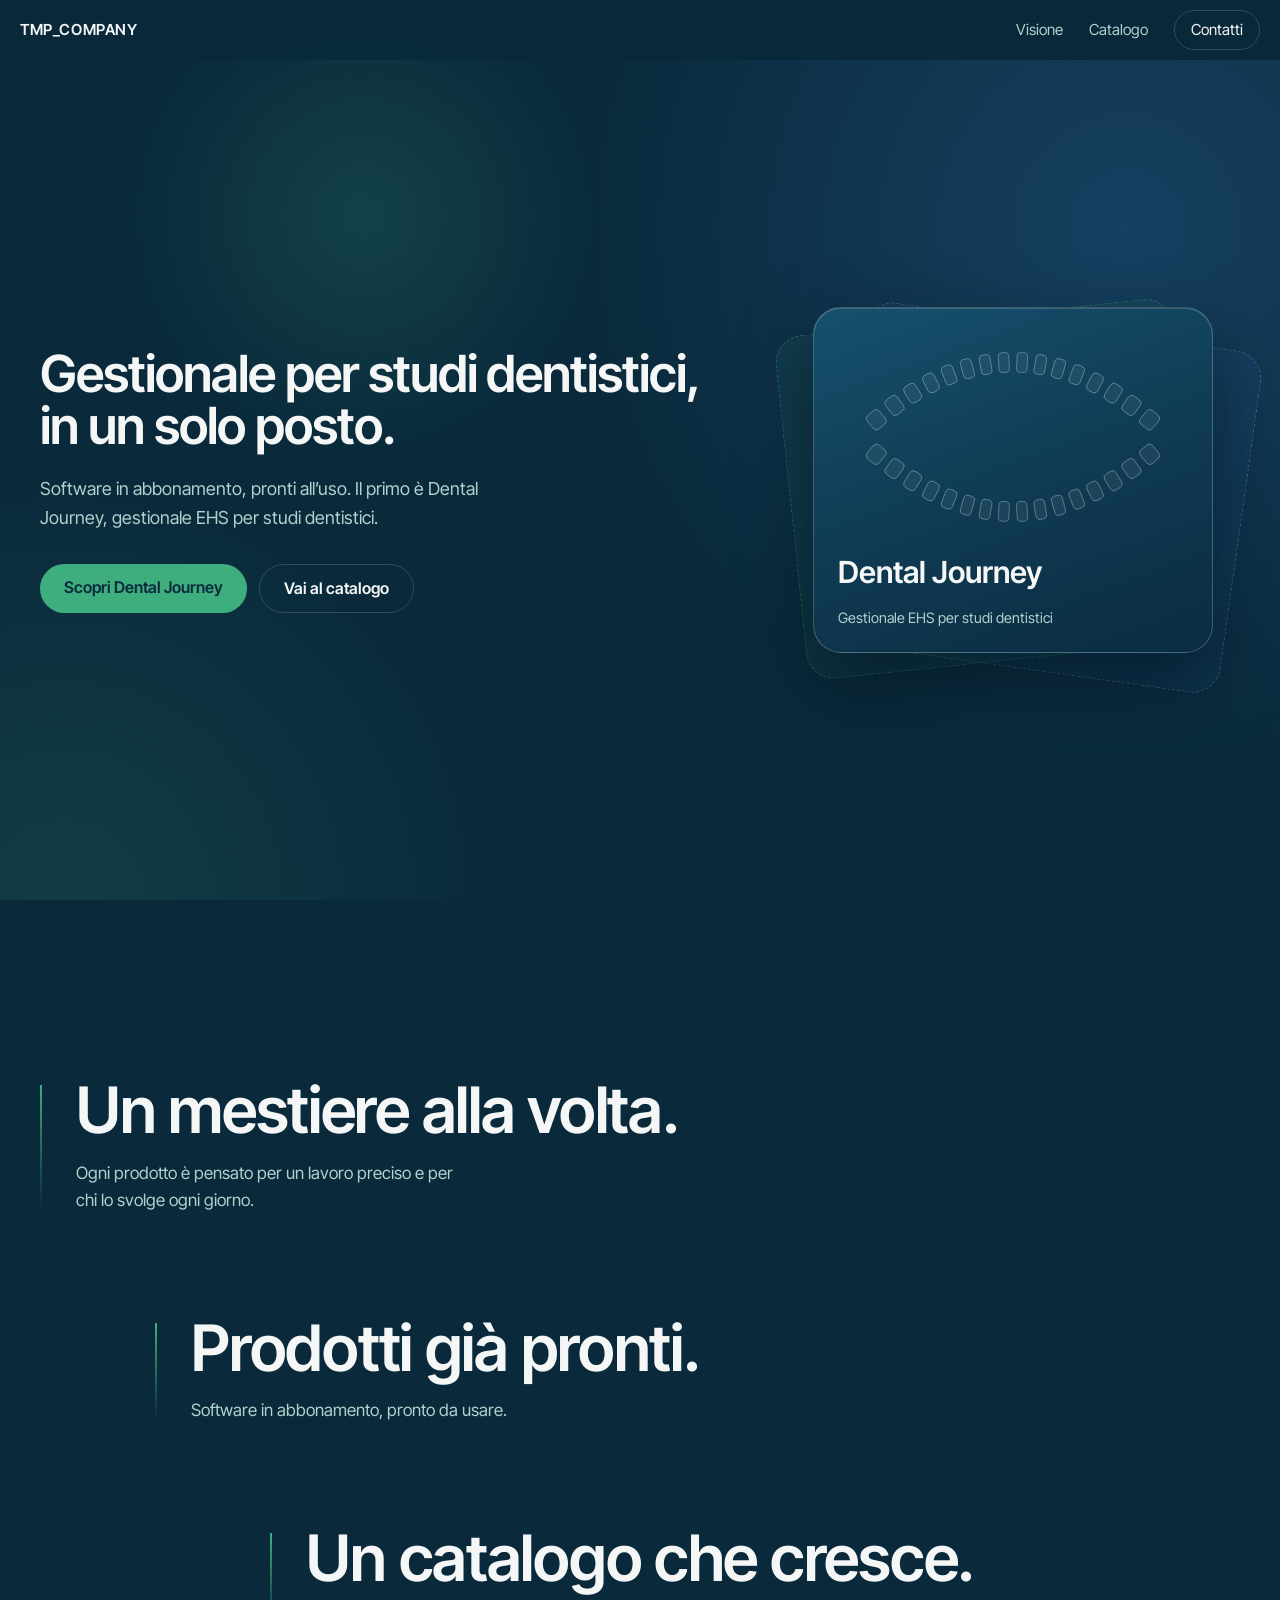
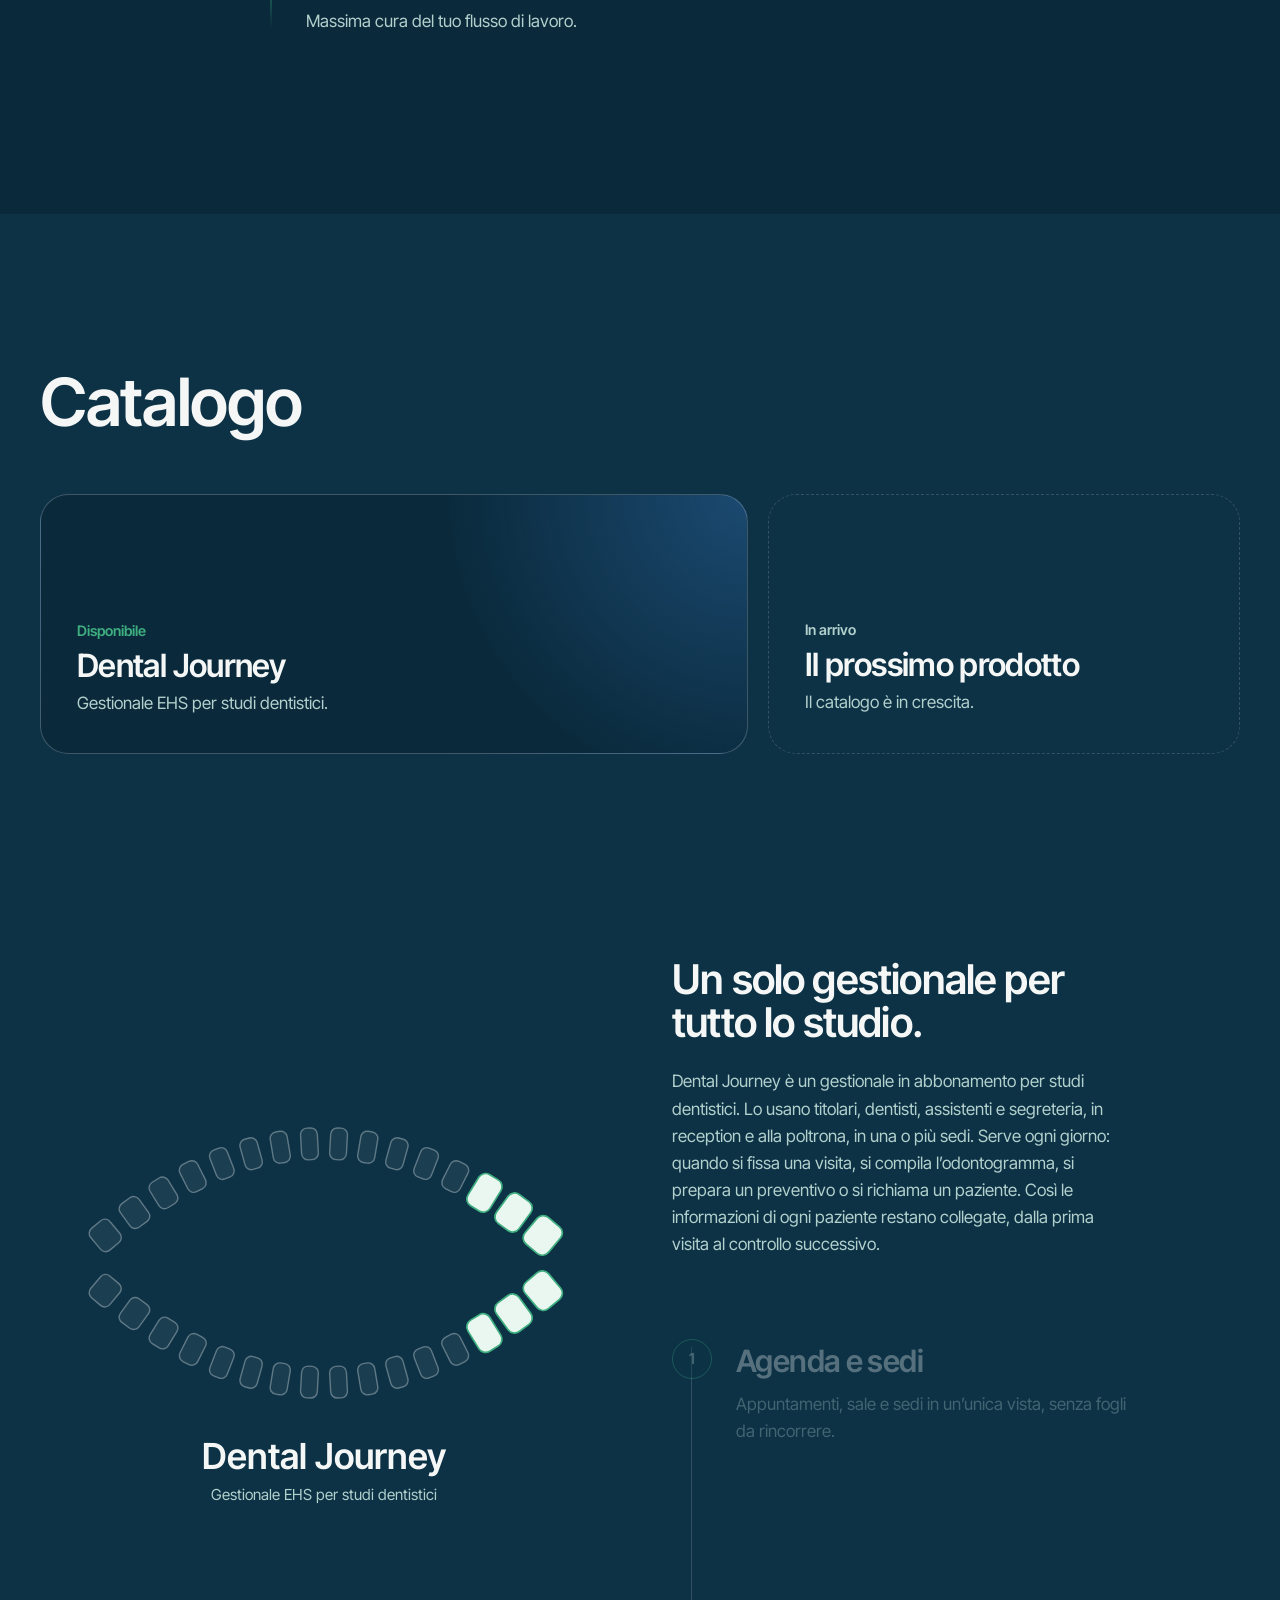
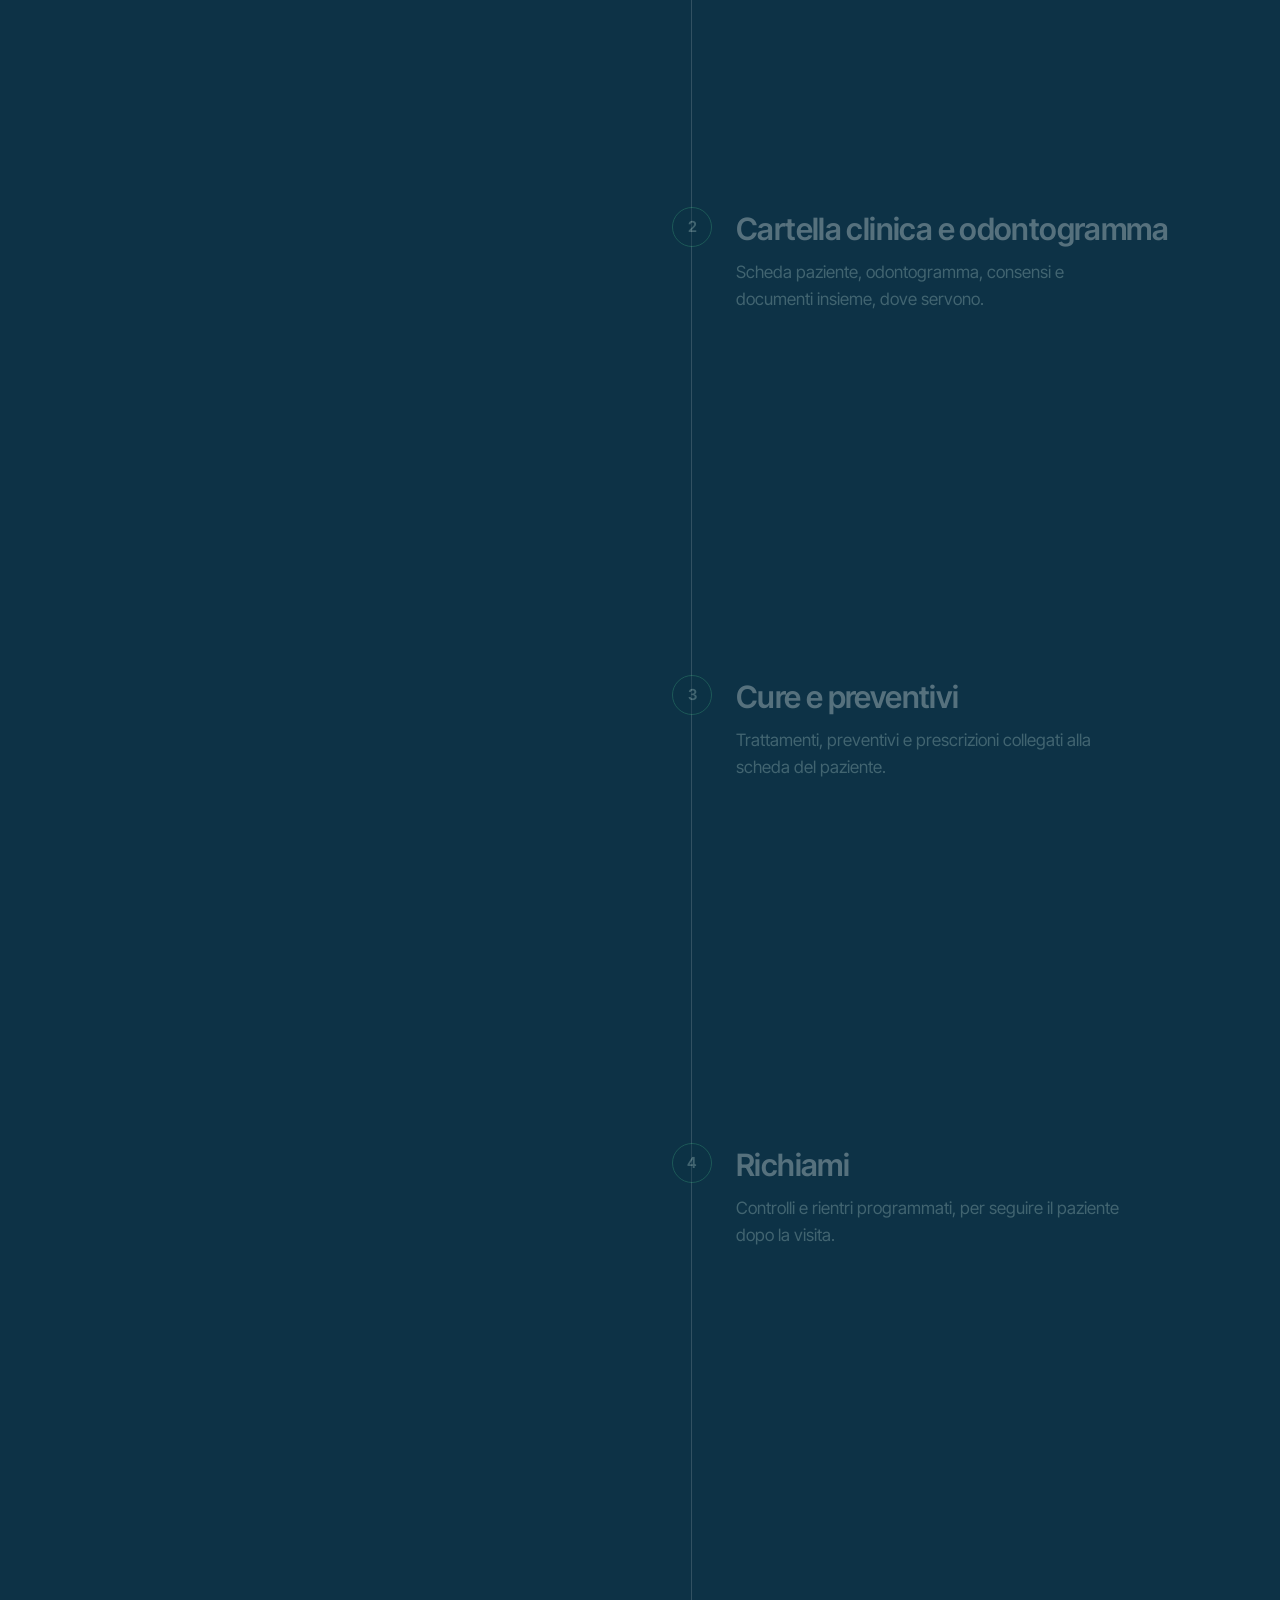
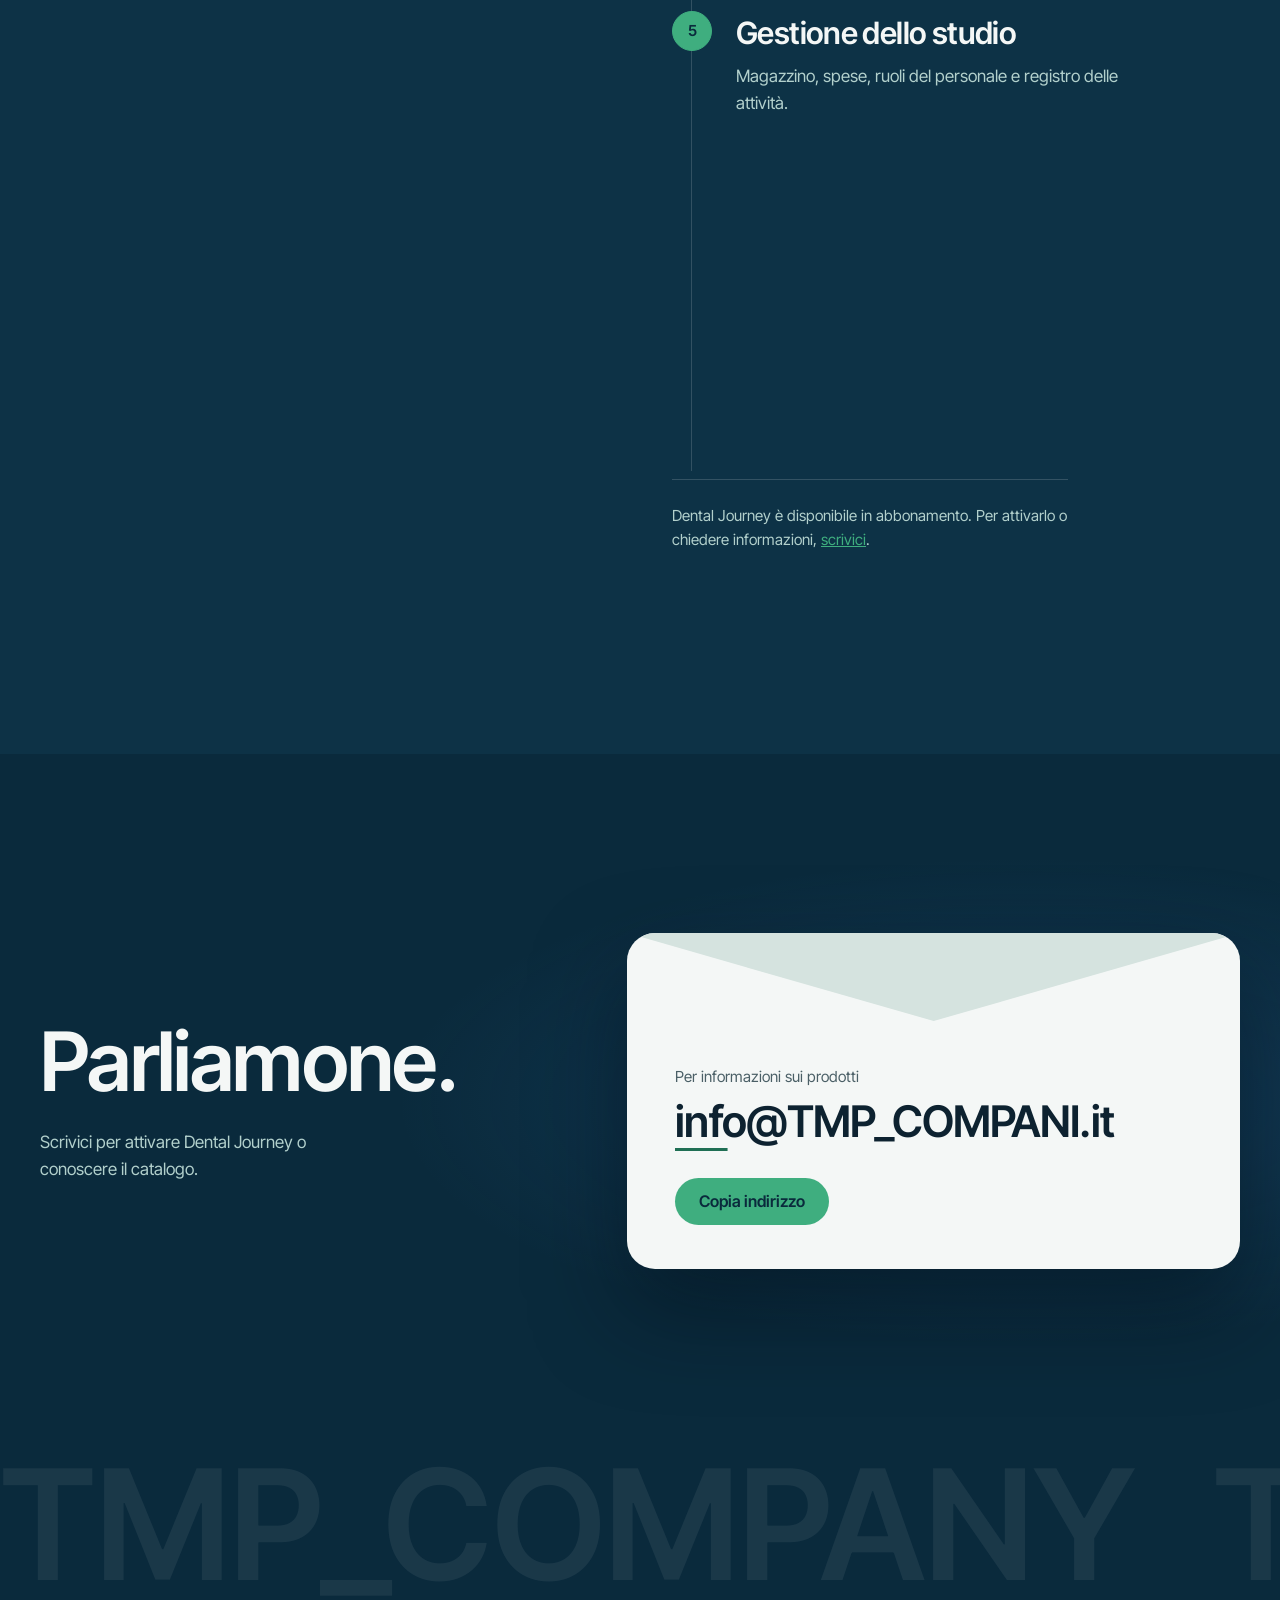
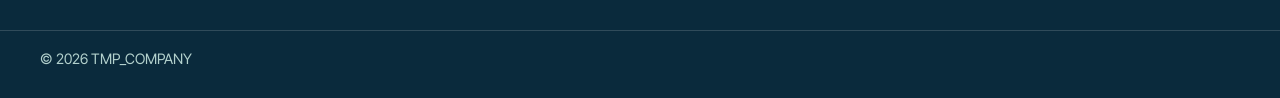
<file: index.html>
<!doctype html>
<html lang="it">
<head>
  <meta charset="utf-8">
  <meta name="viewport" content="width=device-width, initial-scale=1">
  <title>TMP_COMPANY - Gestionale per studi dentistici in abbonamento</title>
  <meta name="description" content="Dental Journey: gestionale per studi dentistici in abbonamento. Agenda, cartella clinica, preventivi e richiami in un unico software.">
  <meta name="theme-color" content="#0a2a3c">
  <meta property="og:title" content="TMP_COMPANY - Gestionale per studi dentistici in abbonamento">
  <meta property="og:description" content="Dental Journey: agenda, cartella clinica, preventivi e richiami in un unico gestionale per studi dentistici.">
  <meta property="og:type" content="website">
  <link rel="icon" href="assets/img/favicon.svg" type="image/svg+xml">
  <link rel="preload" href="assets/fonts/inter-tight-400.woff2" as="font" type="font/woff2" crossorigin>
  <link rel="stylesheet" href="assets/css/style.css">
  <script src="assets/js/main.js" defer></script>
</head>
<body>

  <header class="top">
    <a class="mark" href="#top" aria-label="TMP_COMPANY, inizio pagina">TMP_COMPANY</a>
    <nav aria-label="Principale">
      <a href="#visione">Visione</a>
      <a href="#catalogo">Catalogo</a>
      <a class="pill" href="#contatti">Contatti</a>
    </nav>
    <span class="progress" aria-hidden="true"></span>
  </header>

  <main id="top">

    <!-- HERO -->
    <section class="hero" data-live>
      <div class="hero-glow" aria-hidden="true"></div>

      <div class="hero-copy">
        <h1>Gestionale per studi dentistici, in un solo posto.</h1>
        <p class="lede">Software in abbonamento, pronti all&rsquo;uso. Il primo &egrave; Dental Journey, gestionale EHS per studi dentistici.</p>
        <p class="actions">
          <a class="btn btn-primary" href="#dental-journey">Scopri Dental Journey</a>
          <a class="btn btn-ghost" href="#catalogo">Vai al catalogo</a>
        </p>
      </div>

      <!-- Il catalogo come mazzo di schede: la prima &egrave; gi&agrave; in mano, le altre aspettano -->
      <div class="deck" aria-hidden="true">
        <div class="deck-card deck-3"></div>
        <div class="deck-card deck-2"></div>
        <div class="deck-card deck-1">
          <svg class="arch arch-mini" viewBox="0 0 600 360"></svg>
          <p class="deck-name">Dental Journey</p>
          <p class="deck-sub">Gestionale EHS per studi dentistici</p>
        </div>
      </div>
    </section>

    <!-- VISIONE -->
    <section class="vision" id="visione">
      <div class="step" style="--i: 0">
        <h2>Un mestiere alla volta.</h2>
        <p>Ogni prodotto &egrave; pensato per un lavoro preciso e per chi lo svolge ogni giorno.</p>
      </div>
      <div class="step" style="--i: 1">
        <h2>Prodotti gi&agrave; pronti.</h2>
        <p>Software in abbonamento, pronto da usare.</p>
      </div>
      <div class="step" style="--i: 2">
        <h2>Un catalogo che cresce.</h2>
        <p>Massima cura del tuo flusso di lavoro.</p>
      </div>
    </section>

    <!-- CATALOGO -->
    <section class="catalog" id="catalogo">
      <h2>Catalogo</h2>

      <div class="shelf">
        <!-- Per aggiungere un prodotto: 1) duplicare un <a class="tile"> qui sotto; 2) duplicare l'<article class="product"> più in basso. -->
        <a class="tile tile-main" href="#dental-journey" data-tilt>
          <span class="tile-shine" aria-hidden="true"></span>
          <span class="tile-state">Disponibile</span>
          <span class="tile-title">Dental Journey</span>
          <span class="tile-desc">Gestionale EHS per studi dentistici.</span>
        </a>

        <div class="tile tile-slot">
          <span class="tile-state">In arrivo</span>
          <span class="tile-title">Il prossimo prodotto</span>
          <span class="tile-desc">Il catalogo &egrave; in crescita.</span>
        </div>
      </div>

      <article class="product" id="dental-journey">
        <div class="story" data-stage="1">
          <div class="story-visual">
            <svg class="arch" viewBox="0 0 600 360" role="img" aria-label="Arcate dentali di Dental Journey, evidenziate per area di lavoro"></svg>
            <p class="story-name">Dental Journey</p>
            <p class="story-sub">Gestionale EHS per studi dentistici</p>
          </div>

          <div class="story-body">
            <h3>Un solo gestionale per tutto lo studio.</h3>
            <p class="story-intro">Dental Journey &egrave; un gestionale in abbonamento per studi dentistici. Lo usano titolari, dentisti, assistenti e segreteria, in reception e alla poltrona, in una o pi&ugrave; sedi. Serve ogni giorno: quando si fissa una visita, si compila l&rsquo;odontogramma, si prepara un preventivo o si richiama un paziente. Cos&igrave; le informazioni di ogni paziente restano collegate, dalla prima visita al controllo successivo.</p>

            <ol class="stages">
              <li class="stage" data-n="1">
                <h4>Agenda e sedi</h4>
                <p>Appuntamenti, sale e sedi in un&rsquo;unica vista, senza fogli da rincorrere.</p>
              </li>
              <li class="stage" data-n="2">
                <h4>Cartella clinica e odontogramma</h4>
                <p>Scheda paziente, odontogramma, consensi e documenti insieme, dove servono.</p>
              </li>
              <li class="stage" data-n="3">
                <h4>Cure e preventivi</h4>
                <p>Trattamenti, preventivi e prescrizioni collegati alla scheda del paziente.</p>
              </li>
              <li class="stage" data-n="4">
                <h4>Richiami</h4>
                <p>Controlli e rientri programmati, per seguire il paziente dopo la visita.</p>
              </li>
              <li class="stage" data-n="5">
                <h4>Gestione dello studio</h4>
                <p>Magazzino, spese, ruoli del personale e registro delle attivit&agrave;.</p>
              </li>
            </ol>

            <p class="story-note">Dental Journey &egrave; disponibile in abbonamento. Per attivarlo o chiedere informazioni, <a href="#contatti">scrivici</a>.</p>
          </div>
        </div>
      </article>
    </section>

    <!-- CONTATTI -->
    <section class="contact" id="contatti">
      <div class="contact-copy">
        <h2>Parliamone.</h2>
        <p>Scrivici per attivare Dental Journey o conoscere il catalogo.</p>
      </div>

      <div class="mailcard">
        <p class="mc-label">Per informazioni sui prodotti</p>
        <a class="mail" href="mailto:info@TMP_COMPANI.it">info@TMP_COMPANI.it</a>
        <div class="mc-actions">
          <button class="btn btn-primary" type="button" data-copy>Copia indirizzo</button>
          <span class="mc-status" role="status" aria-live="polite"></span>
        </div>
      </div>
    </section>

  </main>

  <footer class="foot">
    <div class="marquee" aria-hidden="true" data-live>
      <div class="marquee-track">
        <span>TMP_COMPANY</span><span>TMP_COMPANY</span><span>TMP_COMPANY</span><span>TMP_COMPANY</span>
        <span>TMP_COMPANY</span><span>TMP_COMPANY</span><span>TMP_COMPANY</span><span>TMP_COMPANY</span>
      </div>
    </div>
    <p>&copy; 2026 TMP_COMPANY</p>
    <!-- TODO: inserire ragione sociale, sede e P.IVA se richiesti per il sito. Non inventati. -->
  </footer>

</body>
</html>
</file>
<file: assets/css/style.css>
/* Fonts (self-hosted, OFL; licenses in assets/fonts) */
@font-face {
  font-family: "Inter Tight";
  src: url("../fonts/inter-tight-400.woff2") format("woff2");
  font-weight: 400;
  font-style: normal;
  font-display: swap;
}

@font-face {
  font-family: "Inter Tight";
  src: url("../fonts/inter-tight-600.woff2") format("woff2");
  font-weight: 600;
  font-style: normal;
  font-display: swap;
}

/* Tokens: one dark theme for the whole page. White appears as surface (contact card) and as tooth enamel. */
:root {
  --abyss: #0a2a3c;
  --surface: #0d3246;
  --porcelain: #f4f7f6;
  --ink: #0d2230;
  --soft: #4a5f66;
  --soft-dark: #b2d0cc;
  --green: #3fae7f;
  --green-deep: #1f6f54;
  --blue: #2f6fb0;
  --tooth: #eaf6f0;
  --line: rgba(244, 247, 246, 0.16);

  --sans: "Inter Tight", system-ui, -apple-system, "Segoe UI", Roboto, Arial, sans-serif;

  --gutter: 20px;
  --max: 1200px;
  --pad: max(var(--gutter), calc((100% - var(--max)) / 2));
  --head: 60px;
}

/* Base */
*,
*::before,
*::after {
  box-sizing: border-box;
}

html {
  overflow-x: clip;
  scroll-behavior: smooth;
  scroll-padding-top: var(--head);
}

body {
  margin: 0;
  background: var(--abyss);
  color: var(--porcelain);
  font-family: var(--sans);
  font-size: 1.0625rem;
  line-height: 1.6;
  -webkit-font-smoothing: antialiased;
  overflow-x: clip;
}

svg {
  display: block;
}

a {
  color: inherit;
}

:focus-visible {
  outline: 2px solid var(--green);
  outline-offset: 4px;
}

.mailcard :focus-visible {
  outline-color: var(--green-deep);
}

h1,
h2,
h3,
h4,
p {
  margin: 0;
}

h1,
h2,
h3 {
  font-family: var(--sans);
  font-weight: 600;
  line-height: 1.05;
  letter-spacing: -0.02em;
}

h2 {
  font-size: clamp(2.3rem, 5.2vw, 4.4rem);
}

section {
  padding-inline: var(--pad);
}

/* Header */
.top {
  position: sticky;
  top: 0;
  z-index: 20;
  display: flex;
  align-items: center;
  justify-content: space-between;
  gap: 16px;
  height: var(--head);
  padding-inline: var(--gutter);
  background: rgba(10, 42, 60, 0.94);
}

.mark {
  font-weight: 600;
  font-size: 0.95rem;
  letter-spacing: 0.04em;
  text-decoration: none;
}

.top nav {
  display: flex;
  align-items: center;
  gap: 26px;
  font-size: 0.95rem;
}

.top nav a {
  text-decoration: none;
  color: var(--soft-dark);
  transition: color 0.2s ease;
}

.top nav a:hover {
  color: var(--porcelain);
}

.top nav .pill {
  padding: 7px 16px;
  border: 1px solid var(--line);
  border-radius: 999px;
  color: var(--porcelain);
  transition: background-color 0.2s ease, color 0.2s ease, border-color 0.2s ease;
}

.top nav .pill:hover {
  background: var(--green);
  border-color: var(--green);
  color: var(--abyss);
}

.progress {
  position: absolute;
  left: 0;
  bottom: 0;
  width: 100%;
  height: 2px;
  background: var(--green);
  transform-origin: 0 50%;
  transform: scaleX(var(--p, 0));
}

/* Buttons: pill shape, one primary label per intent */
.btn {
  display: inline-block;
  padding: 14px 24px;
  border: 0;
  border-radius: 999px;
  font: inherit;
  font-weight: 600;
  font-size: 1rem;
  line-height: 1.2;
  text-decoration: none;
  white-space: nowrap;
  cursor: pointer;
  transition: transform 0.2s ease, background-color 0.2s ease;
}

.btn:hover {
  transform: translateY(-2px);
}

.btn:active {
  transform: scale(0.98);
}

.btn-primary {
  background: var(--green);
  color: var(--abyss);
}

.btn-primary:hover {
  background: #52c493;
}

.btn-ghost {
  border: 1px solid var(--line);
  color: var(--porcelain);
}

.btn-ghost:hover {
  border-color: var(--porcelain);
}

/* Hero */
.hero {
  position: relative;
  display: grid;
  grid-template-columns: minmax(0, 1.2fr) minmax(0, 0.8fr);
  align-items: center;
  gap: clamp(24px, 5vw, 72px);
  min-height: calc(100svh - var(--head));
  padding-block: clamp(40px, 6vw, 96px);
  background:
    radial-gradient(900px circle at 88% 20%, rgba(47, 111, 176, 0.32), transparent 60%),
    radial-gradient(700px circle at 5% 100%, rgba(63, 174, 127, 0.14), transparent 60%),
    var(--abyss);
}

.hero-glow {
  position: absolute;
  top: 0;
  left: 0;
  width: 520px;
  height: 520px;
  margin: -260px 0 0 -260px;
  border-radius: 50%;
  background: radial-gradient(circle, rgba(63, 174, 127, 0.18), transparent 65%);
  transform: translate3d(var(--gx, 70%), var(--gy, 30%), 0);
  pointer-events: none;
}

.hero-copy {
  position: relative;
  animation: rise 0.9s cubic-bezier(0.2, 0.7, 0.2, 1) both;
}

.hero h1 {
  font-size: clamp(2.1rem, 4vw, 3.7rem);
  line-height: 1.02;
}

.lede {
  max-width: 44ch;
  margin-top: 24px;
  color: var(--soft-dark);
  font-size: clamp(1.05rem, 1.4vw, 1.2rem);
}

.actions {
  display: flex;
  flex-wrap: wrap;
  gap: 12px;
  margin-top: 32px;
}

/* Deck: catalog as a stack of cards. Parallax by depth, motion on transform only. */
.deck {
  position: relative;
  width: min(100%, 460px);
  aspect-ratio: 1 / 1;
  justify-self: center;
  animation: rise 1.3s cubic-bezier(0.2, 0.7, 0.2, 1) 0.15s both;
}

.deck-card {
  position: absolute;
  inset: 12% 6%;
  border-radius: 28px;
  translate: calc(var(--px, 0) * var(--depth) * -1px) calc(var(--py, 0) * var(--depth) * -1px);
}

.deck-3 {
  --depth: 4;
  border: 1px dashed rgba(244, 247, 246, 0.22);
  background: rgba(47, 111, 176, 0.1);
  transform: rotate(8deg) translate(8%, 4%);
}

.deck-2 {
  --depth: 12;
  border: 1px dashed rgba(63, 174, 127, 0.4);
  background: rgba(63, 174, 127, 0.08);
  transform: rotate(-6deg) translate(-6%, 2%);
}

.deck-1 {
  --depth: 24;
  display: flex;
  flex-direction: column;
  justify-content: space-between;
  padding: 24px;
  border: 1px solid rgba(244, 247, 246, 0.22);
  background: linear-gradient(160deg, #15506d 0%, #0f3a52 55%, #0b2c40 100%);
  box-shadow: 0 30px 70px rgba(2, 14, 24, 0.55), inset 0 1px 0 rgba(244, 247, 246, 0.16);
}

.arch-mini {
  width: 100%;
  height: auto;
  overflow: visible;
}

.deck-name {
  font-family: var(--sans);
  font-weight: 600;
  font-size: clamp(1.4rem, 2.5vw, 1.9rem);
  line-height: 1;
}

.deck-sub {
  margin-top: 6px;
  color: var(--soft-dark);
  font-size: 0.9rem;
  line-height: 1.35;
}

/* Teeth: shared by the hero deck and the product story */
.tooth {
  fill: rgba(244, 247, 246, 0.06);
  stroke: rgba(244, 247, 246, 0.34);
  stroke-width: 1.5;
  transform-box: fill-box;
  transform-origin: center;
  transition: transform 0.5s cubic-bezier(0.2, 0.7, 0.2, 1), fill 0.5s ease, stroke 0.5s ease;
}

/* The deck's arch sweeps left to right, one zone after the other, only while visible */
.arch-mini .tooth {
  animation: sweep 7s ease-in-out infinite;
  animation-delay: calc((var(--g) - 1) * 0.9s);
  animation-play-state: paused;
}

.is-live .arch-mini .tooth {
  animation-play-state: running;
}

@keyframes sweep {
  0%,
  26%,
  100% {
    fill: rgba(244, 247, 246, 0.06);
    stroke: rgba(244, 247, 246, 0.34);
    transform: scale(1);
  }

  10%,
  16% {
    fill: var(--tooth);
    stroke: var(--green);
    transform: scale(1.22);
  }
}

@keyframes rise {
  from {
    opacity: 0;
    transform: translate3d(0, 24px, 0);
  }
}

/* Vision: three statements on a staircase. Each one comes in as it scrolls into view. */
.vision {
  display: grid;
  gap: clamp(48px, 8vw, 112px);
  padding-block: clamp(96px, 14vw, 200px);
  background: var(--abyss);
}

.step {
  position: relative;
  max-width: 760px;
  margin-left: calc(var(--i) * clamp(12px, 9vw, 150px));
  padding-left: clamp(20px, 3vw, 36px);
}

.step::before {
  content: "";
  position: absolute;
  top: 0.35em;
  bottom: 0.35em;
  left: 0;
  width: 2px;
  background: linear-gradient(var(--green), rgba(63, 174, 127, 0));
  transform-origin: 0 0;
}

.step h2 {
  font-size: clamp(2rem, 5vw, 4.4rem);
  line-height: 0.98;
}

.step p {
  max-width: 38ch;
  margin-top: 18px;
  color: var(--soft-dark);
}

@supports (animation-timeline: view()) {
  @media (prefers-reduced-motion: no-preference) {
    .step {
      animation: step-in linear both;
      animation-timeline: view();
      animation-range: entry 5% cover 32%;
    }

    .step::before {
      animation: line-in linear both;
      animation-timeline: view();
      animation-range: entry 5% cover 40%;
    }
  }
}

@keyframes step-in {
  from {
    opacity: 0.15;
    transform: translate3d(-28px, 0, 0);
  }
}

@keyframes line-in {
  from {
    transform: scaleY(0);
  }
}

/* Catalog */
.catalog {
  padding-block: clamp(80px, 12vw, 160px);
  background: var(--surface);
}

.shelf {
  display: grid;
  grid-template-columns: minmax(0, 1.5fr) minmax(0, 1fr);
  gap: 20px;
  margin-top: clamp(32px, 5vw, 56px);
}

.tile {
  position: relative;
  display: flex;
  flex-direction: column;
  justify-content: flex-end;
  gap: 8px;
  min-height: 260px;
  padding: clamp(24px, 3vw, 36px);
  border-radius: 28px;
  text-decoration: none;
}

.tile-state {
  position: relative;
  font-size: 0.9rem;
  font-weight: 600;
}

.tile-title {
  position: relative;
  font-family: var(--sans);
  font-weight: 600;
  font-size: clamp(1.5rem, 2.5vw, 2.3rem);
  line-height: 1;
  letter-spacing: -0.02em;
}

.tile-desc {
  position: relative;
  max-width: 40ch;
  color: var(--soft-dark);
}

.tile-main {
  overflow: hidden;
  border: 1px solid rgba(244, 247, 246, 0.22);
  background:
    radial-gradient(500px circle at 100% 0, rgba(47, 111, 176, 0.45), transparent 60%),
    var(--abyss);
  transform: perspective(900px) rotateX(var(--rx, 0deg)) rotateY(var(--ry, 0deg));
  transition: transform 0.25s ease-out, border-color 0.2s ease;
}

.tile-main:hover {
  border-color: var(--green);
}

.tile-main .tile-state {
  color: var(--green);
}

.tile-shine {
  position: absolute;
  inset: 0;
  background: radial-gradient(
    320px circle at var(--sx, 50%) var(--sy, 0%),
    rgba(63, 174, 127, 0.22),
    transparent 65%
  );
  opacity: 0;
  transition: opacity 0.3s ease;
  pointer-events: none;
}

.tile-main:hover .tile-shine {
  opacity: 1;
}

.tile-slot {
  border: 1.5px dashed var(--line);
  color: var(--soft-dark);
}

.tile-slot .tile-title {
  color: var(--porcelain);
}

/* Product story: pinned visual on the left, stepped content on the right */
.product {
  margin-top: clamp(72px, 10vw, 140px);
}

.story {
  display: grid;
  grid-template-columns: minmax(0, 1fr) minmax(0, 1fr);
  gap: clamp(24px, 5vw, 80px);
}

.story-visual {
  position: sticky;
  top: var(--head);
  align-self: start;
  display: grid;
  align-content: center;
  justify-items: center;
  height: calc(100svh - var(--head));
  text-align: center;
}

.arch {
  width: min(100%, 560px);
  height: auto;
  overflow: visible;
}

.story[data-stage="1"] .tooth[data-g="1"],
.story[data-stage="2"] .tooth[data-g="2"],
.story[data-stage="3"] .tooth[data-g="3"],
.story[data-stage="4"] .tooth[data-g="4"],
.story[data-stage="5"] .tooth[data-g="5"] {
  fill: var(--tooth);
  stroke: var(--green);
  transform: scale(1.22);
}

.story-name {
  margin-top: 8px;
  font-family: var(--sans);
  font-weight: 600;
  font-size: clamp(1.7rem, 2.8vw, 2.5rem);
  line-height: 1;
}

.story-sub {
  margin-top: 8px;
  color: var(--soft-dark);
  font-size: 0.95rem;
}

.story-body {
  padding-block: clamp(24px, 6vw, 80px) clamp(24px, 4vw, 48px);
}

.story-body h3 {
  max-width: 16ch;
  font-size: clamp(1.8rem, 3.2vw, 2.7rem);
}

.story-intro {
  max-width: 44ch;
  margin-top: 24px;
  color: var(--soft-dark);
}

.stages {
  position: relative;
  margin: clamp(40px, 7vw, 80px) 0 0;
  padding: 0;
  list-style: none;
  counter-reset: stage;
}

.stages::before {
  content: "";
  position: absolute;
  top: 8px;
  bottom: 8px;
  left: 19px;
  width: 1px;
  background: var(--line);
}

.stage {
  position: relative;
  min-height: 52svh;
  padding: 0 0 0 64px;
  counter-increment: stage;
  opacity: 0.32;
  transition: opacity 0.4s ease;
}

.stage::before {
  content: counter(stage);
  position: absolute;
  top: 0;
  left: 0;
  display: grid;
  place-items: center;
  width: 40px;
  height: 40px;
  border: 1px solid var(--line);
  border-radius: 50%;
  background: var(--surface);
  color: var(--soft-dark);
  font-weight: 600;
  font-size: 0.95rem;
  transition: background-color 0.4s ease, color 0.4s ease, border-color 0.4s ease;
}

.stage.is-active {
  opacity: 1;
}

.stage.is-active::before,
.stage.is-done::before {
  border-color: var(--green);
}

.stage.is-active::before {
  background: var(--green);
  color: var(--abyss);
}

.stage h4 {
  padding-top: 6px;
  font-family: var(--sans);
  font-weight: 600;
  font-size: clamp(1.4rem, 2.4vw, 2.1rem);
  line-height: 1.05;
  letter-spacing: -0.02em;
}

.stage p {
  max-width: 40ch;
  margin-top: 14px;
  color: var(--soft-dark);
}

.story-note {
  max-width: 44ch;
  padding-top: 24px;
  border-top: 1px solid var(--line);
  color: var(--soft-dark);
  font-size: 0.95rem;
}

.story-note a {
  color: var(--green);
}

/* Contact: a white envelope on the dark page, the flap opens on hover or focus */
.contact {
  display: grid;
  grid-template-columns: minmax(0, 1fr) minmax(0, 1.2fr);
  align-items: center;
  gap: clamp(32px, 6vw, 96px);
  padding-block: clamp(96px, 14vw, 200px);
  background:
    radial-gradient(ellipse 70% 50% at 80% 50%, rgba(47, 111, 176, 0.25), transparent 70%),
    var(--abyss);
}

.contact-copy h2 {
  font-size: clamp(2.8rem, 6.4vw, 5.6rem);
}

.contact-copy p {
  max-width: 34ch;
  margin-top: 24px;
  color: var(--soft-dark);
}

.mailcard {
  position: relative;
  perspective: 1000px;
  padding: clamp(104px, 11vw, 132px) clamp(24px, 4vw, 48px) clamp(28px, 4vw, 44px);
  border-radius: 28px;
  background: var(--porcelain);
  color: var(--ink);
  box-shadow: 0 40px 90px rgba(2, 14, 24, 0.5);
}

.mailcard::before {
  content: "";
  position: absolute;
  top: 0;
  left: 0;
  right: 0;
  height: 88px;
  border-radius: 28px 28px 0 0;
  background: #d5e3df;
  clip-path: polygon(0 0, 100% 0, 50% 100%);
  transform-origin: 50% 0;
  transition: transform 0.7s cubic-bezier(0.2, 0.7, 0.2, 1);
}

.mailcard:hover::before,
.mailcard:focus-within::before,
.mailcard.is-open::before {
  transform: rotateX(180deg);
}

.mc-label {
  color: var(--soft);
  font-size: 0.95rem;
}

.mail {
  position: relative;
  display: inline-block;
  margin-top: 10px;
  font-family: var(--sans);
  font-weight: 600;
  font-size: clamp(1.4rem, 3.4vw, 2.8rem);
  line-height: 1.05;
  letter-spacing: -0.02em;
  text-decoration: none;
  overflow-wrap: anywhere;
}

.mail::after {
  content: "";
  position: absolute;
  left: 0;
  right: 0;
  bottom: -6px;
  height: 3px;
  background: var(--green-deep);
  transform: scaleX(0.12);
  transform-origin: 0 50%;
  transition: transform 0.5s cubic-bezier(0.2, 0.7, 0.2, 1);
}

.mail:hover::after,
.mail:focus-visible::after {
  transform: scaleX(1);
}

.mc-actions {
  display: flex;
  flex-wrap: wrap;
  align-items: center;
  gap: 16px;
  margin-top: 32px;
}

.mc-status {
  color: var(--green-deep);
  font-weight: 600;
  font-size: 0.95rem;
}

/* Footer */
.foot {
  padding-bottom: 28px;
  background: var(--abyss);
  color: var(--soft-dark);
  font-size: 0.9rem;
  overflow: hidden;
}

.foot > p {
  padding-inline: var(--pad);
  padding-top: 16px;
  border-top: 1px solid var(--line);
}

.marquee {
  padding-bottom: 28px;
  overflow: hidden;
}

.marquee-track {
  display: flex;
  width: max-content;
  animation: slide 60s linear infinite;
  animation-play-state: paused;
}

.is-live .marquee-track {
  animation-play-state: running;
}

.is-hidden .marquee-track,
.is-hidden .arch-mini .tooth {
  animation-play-state: paused;
}

.marquee span {
  padding-right: 0.5em;
  color: rgba(244, 247, 246, 0.07);
  font-family: var(--sans);
  font-weight: 600;
  font-size: clamp(3.5rem, 12vw, 10rem);
  line-height: 1;
  white-space: nowrap;
}

@keyframes slide {
  to {
    transform: translate3d(-50%, 0, 0);
  }
}

/* Tablet and phone */
@media (max-width: 900px) {
  .hero {
    grid-template-columns: 1fr;
    min-height: 0;
  }

  .deck {
    width: min(100%, 360px);
  }

  .story {
    grid-template-columns: 1fr;
    gap: 0;
  }

  .story-visual {
    z-index: 2;
    height: auto;
    align-content: start;
    padding-block: 12px 20px;
    background: linear-gradient(var(--surface) 80%, rgba(13, 50, 70, 0));
  }

  .story-visual .arch {
    width: min(70%, 240px);
  }

  .story-name {
    margin-top: 4px;
    font-size: 1.25rem;
  }

  .story-sub {
    display: none;
  }

  .arch {
    width: min(100%, 360px);
  }

  .story-body {
    padding-top: 24px;
  }

  .stage {
    min-height: 40svh;
  }

  .shelf,
  .contact {
    grid-template-columns: 1fr;
  }
}

@media (max-width: 640px) {
  .top nav a:not(.pill) {
    display: none;
  }

  .btn {
    padding-inline: 20px;
  }
}

/* Reduced motion: final state, no movement */
@media (prefers-reduced-motion: reduce) {
  html {
    scroll-behavior: auto;
  }

  *,
  *::before,
  *::after {
    animation: none !important;
    transition: none !important;
  }

  .stage {
    opacity: 1;
  }
}
</file>
